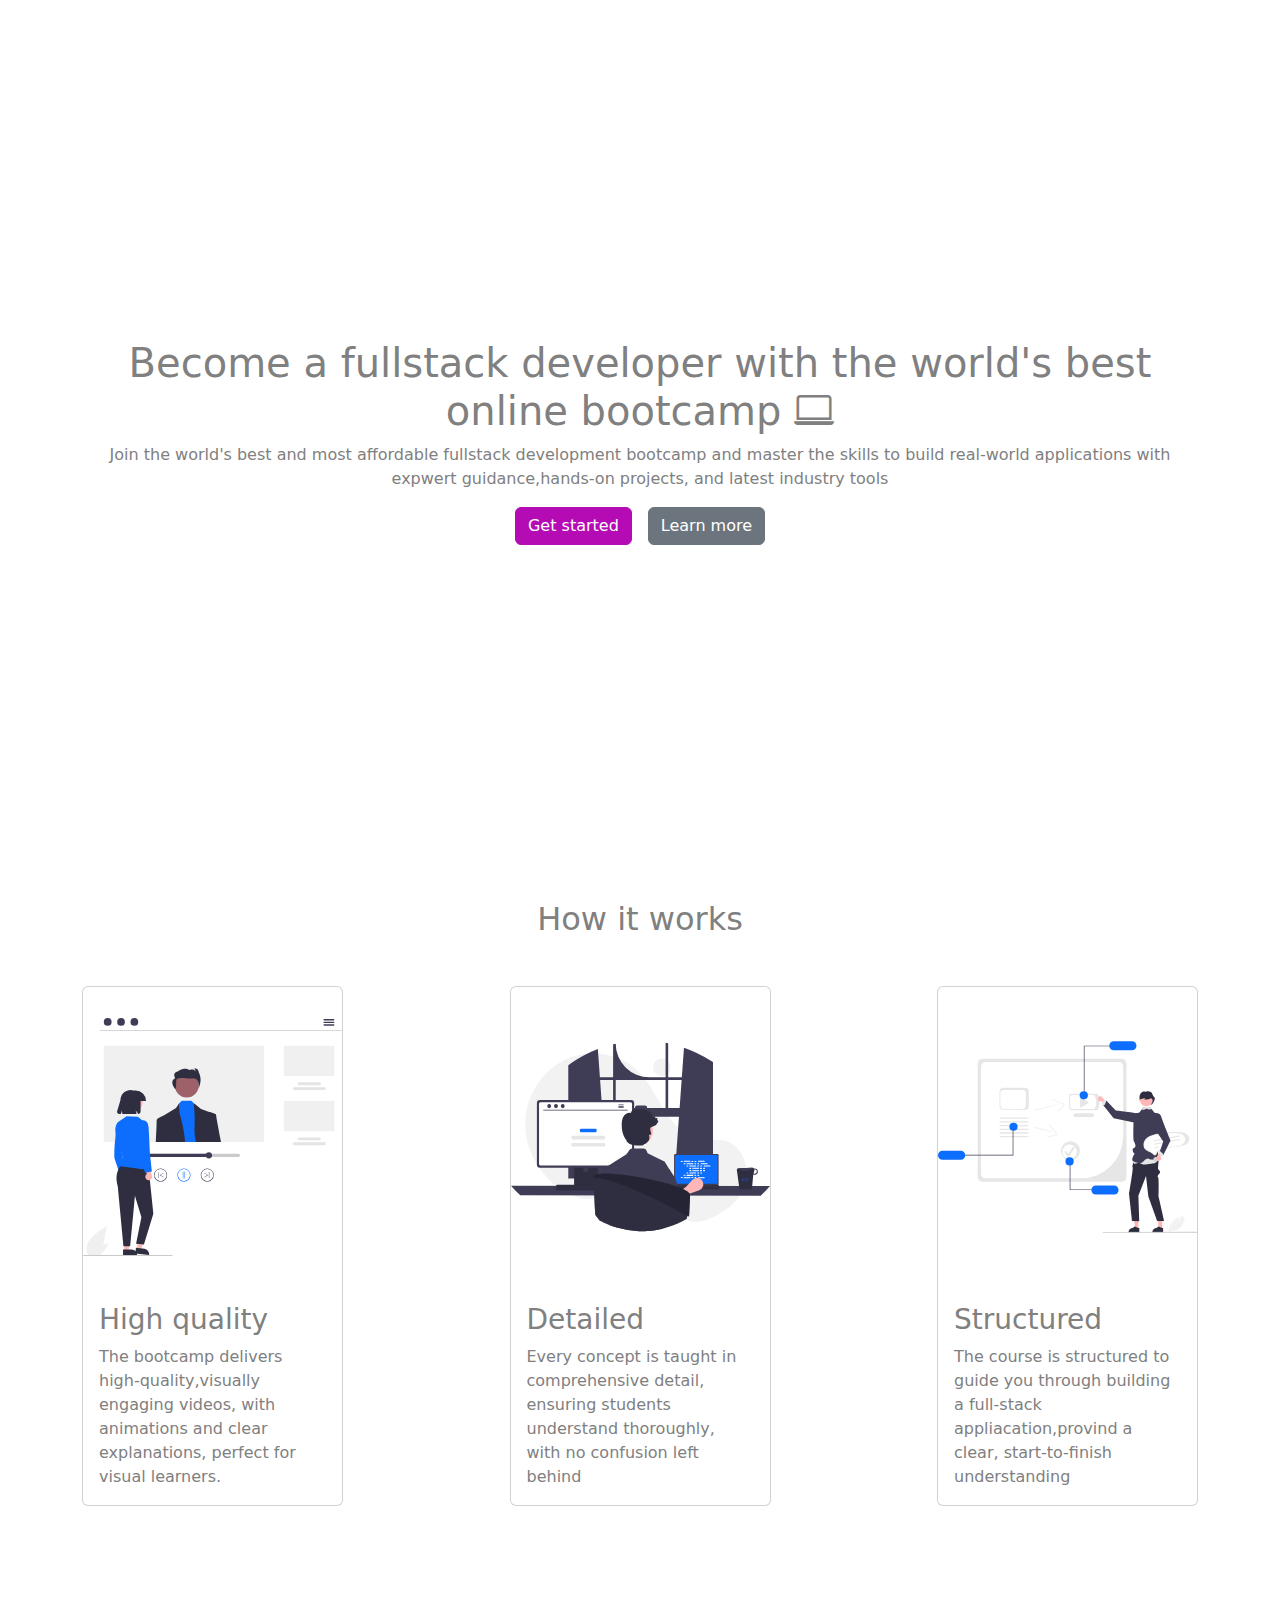
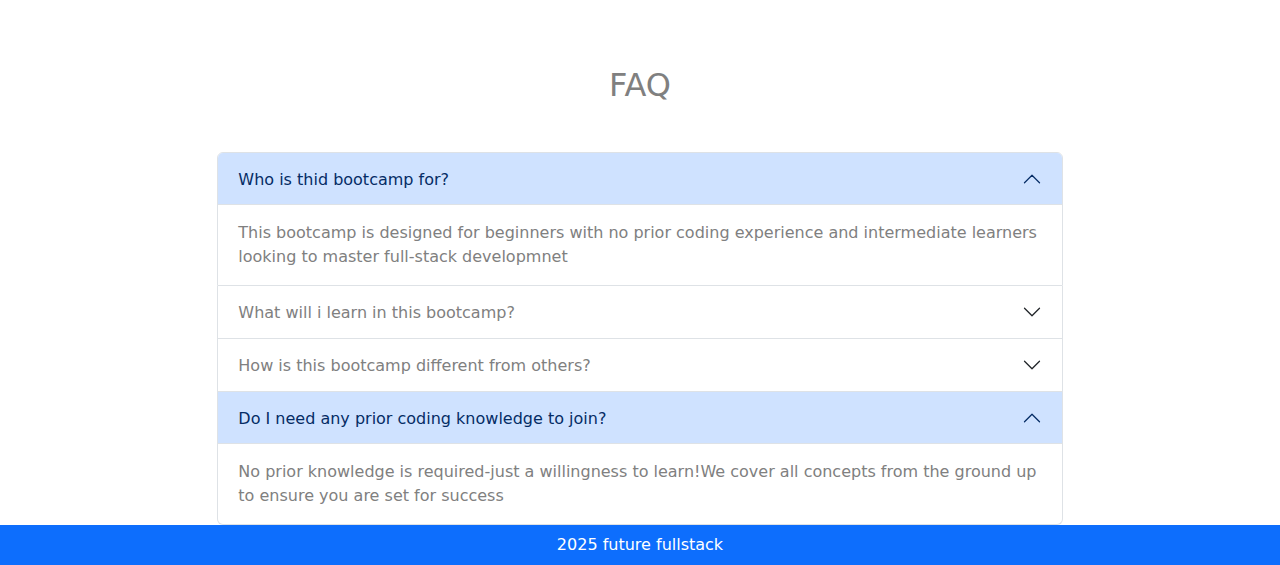
<file: bootstrap.html>
<!DOCTYPE html>
<html lang="en">
<head>
    <meta charset="UTF-8">
    <meta name="viewport" content="width=device-width, initial-scale=1.0">
    <title>Bootstrap</title>
    <link href="https://cdn.jsdelivr.net/npm/bootstrap@5.3.3/dist/css/bootstrap.min.css" rel="stylesheet" integrity="sha384-QWTKZyjpPEjISv5WaRU9OFeRpok6YctnYmDr5pNlyT2bRjXh0JMhjY6hW+ALEwIH" crossorigin="anonymous">
    <link rel="stylesheet" href="https://cdn.jsdelivr.net/npm/bootstrap-icons@1.11.3/font/bootstrap-icons.min.css">
    <link rel="stylesheet" href="bootstrap.css">
</head>
<body>
    
        <header>
            <section class="container vh-100 d-flex flex-column justify-content-center align-items-center">
                <h1 class="text-center">Become a fullstack developer with the world's best online bootcamp <i class="bi bi-laptop"></i></h1>
                <p class="text-center">Join the world's best and most affordable fullstack development bootcamp and master the skills to build real-world applications with expwert guidance,hands-on projects, and latest industry tools</p>
                <ul class="list-unstyled d-flex gap-3">
                   <li><a class="btn btn-primary" href="#">Get started</a></li>
                   <li><a class="btn btn-secondary" href="#">Learn more</a></li>
                </ul>
            </section>
        </header>

        <main>
            <section class="container mb-12">
                <h2 class="text-center mb-5">How it works</h2>
                <div class="row justify-content-between">
                    <div class="col-3 col-md-4 col-lg-3">
                        <div class="card">
                            <img src="img/feature-2.svg" class="card-img-top min-height-feature-img" alt="video">
                            <div class="card-body">
                                <h3>High quality</h3>
                              <p class="card-text">The bootcamp delivers high-quality,visually engaging videos, with animations and clear explanations, perfect for visual learners.</p>
                            </div>
                          </div>
                    </div>
                    <div class="col-3 col-md-4 col-lg-3">
                        <div class="card my-5 my-md-0">
                            <img src="img/feature-3.svg" class="card-img-top min-height-feature-img" alt="coding">
                            <div class="card-body">
                                <h3>Detailed</h3>
                              <p class="card-text">Every concept is taught in comprehensive detail, ensuring students understand thoroughly, with no confusion left behind</p>
                            </div>
                        </div>
                    </div>
                    <div class="col-3 col-md-4 col-lg-3">
                        <div class="card">
                            <img src="img/feature-4.svg" class="card-img-top min-height-feature-img" alt="teaching">
                            <div class="card-body">
                                <h3>Structured</h3>
                              <p class="card-text">The course is structured to guide you through building a full-stack appliacation,provind a clear, start-to-finish understanding</p>
                            </div>
                    </div>
                </div>
            </section class="container mb-12">
            <h2 class="text-center mb-5">FAQ</h2>
            <div class="row justify-content-center">
                <div class="col-8">
                    <div class="accordion" id="accordionExample">
                        <div class="accordion-item">
                          <h2 class="accordion-header">
                            <button class="accordion-button" type="button" data-bs-toggle="collapse" data-bs-target="#collapseOne" aria-expanded="true" aria-controls="collapseOne">
                              Who is thid bootcamp for?
                            </button>
                          </h2>
                          <div id="collapseOne" class="accordion-collapse collapse show" data-bs-parent="#accordionExample">
                            <div class="accordion-body">
                             This bootcamp is designed for beginners with no prior coding experience and intermediate learners looking to master full-stack developmnet
                            </div>
                          </div>
                        </div>
                        <div class="accordion-item">
                          <h2 class="accordion-header">
                            <button class="accordion-button collapsed" type="button" data-bs-toggle="collapse" data-bs-target="#collapseTwo" aria-expanded="false" aria-controls="collapseTwo">
                              What will i learn in this bootcamp?
                            </button>
                          </h2>
                          <div id="collapseTwo" class="accordion-collapse collapse" data-bs-parent="#accordionExample">
                            <div class="accordion-body">
                              You will master the essentials of web development, including HTML,CSS, and JavaScript, dive into backend technologies like Node.js, Express, and MongoDB, and learn tools like React and Postman to build and test full-stack applications.
                            </div>
                          </div>
                        </div>
                        <div class="accordion-item">
                          <h2 class="accordion-header">
                            <button class="accordion-button collapsed" type="button" data-bs-toggle="collapse" data-bs-target="#collapseThree" aria-expanded="false" aria-controls="collapseThree">
                              How is this bootcamp different from others?
                            </button>
                          </h2>
                          <div id="collapseThree" class="accordion-collapse collapse" data-bs-parent="#accordionExample">
                            <div class="accordion-body">
                             Unlike other programs, we focus on detailed, high quality content and hands-on approach, guiding you through one cohesive full-stack project.
                            </div>
                          </div>
                        </div>
                        <div class="accordion-item">
                            <h2 class="accordion-header">
                              <button class="accordion-button" type="button" data-bs-toggle="collapse" data-bs-target="#collapsefour" aria-expanded="true" aria-controls="collapsefour">
                                Do I need any prior coding knowledge to join?
                              </button>
                            </h2>
                            <div id="collapsefour" class="accordion-collapse collapse show" data-bs-parent="#accordionExample">
                              <div class="accordion-body">
                                No prior knowledge is required-just a willingness to learn!We cover all concepts from the ground up to ensure you are set for success
                              </div>
                            </div>
                          </div>
                      </div>
                </div>

            </div>
            <section>

            </section>
        </main>
        
    

    <footer class="bg-primary text-white text-center py-2">
        2025 future fullstack
    </footer>

    <script src="https://cdn.jsdelivr.net/npm/bootstrap@5.3.3/dist/js/bootstrap.bundle.min.js" integrity="sha384-YvpcrYf0tY3lHB60NNkmXc5s9fDVZLESaAA55NDzOxhy9GkcIdslK1eN7N6jIeHz" crossorigin="anonymous"></script> 
</body>
</html>
</file>
